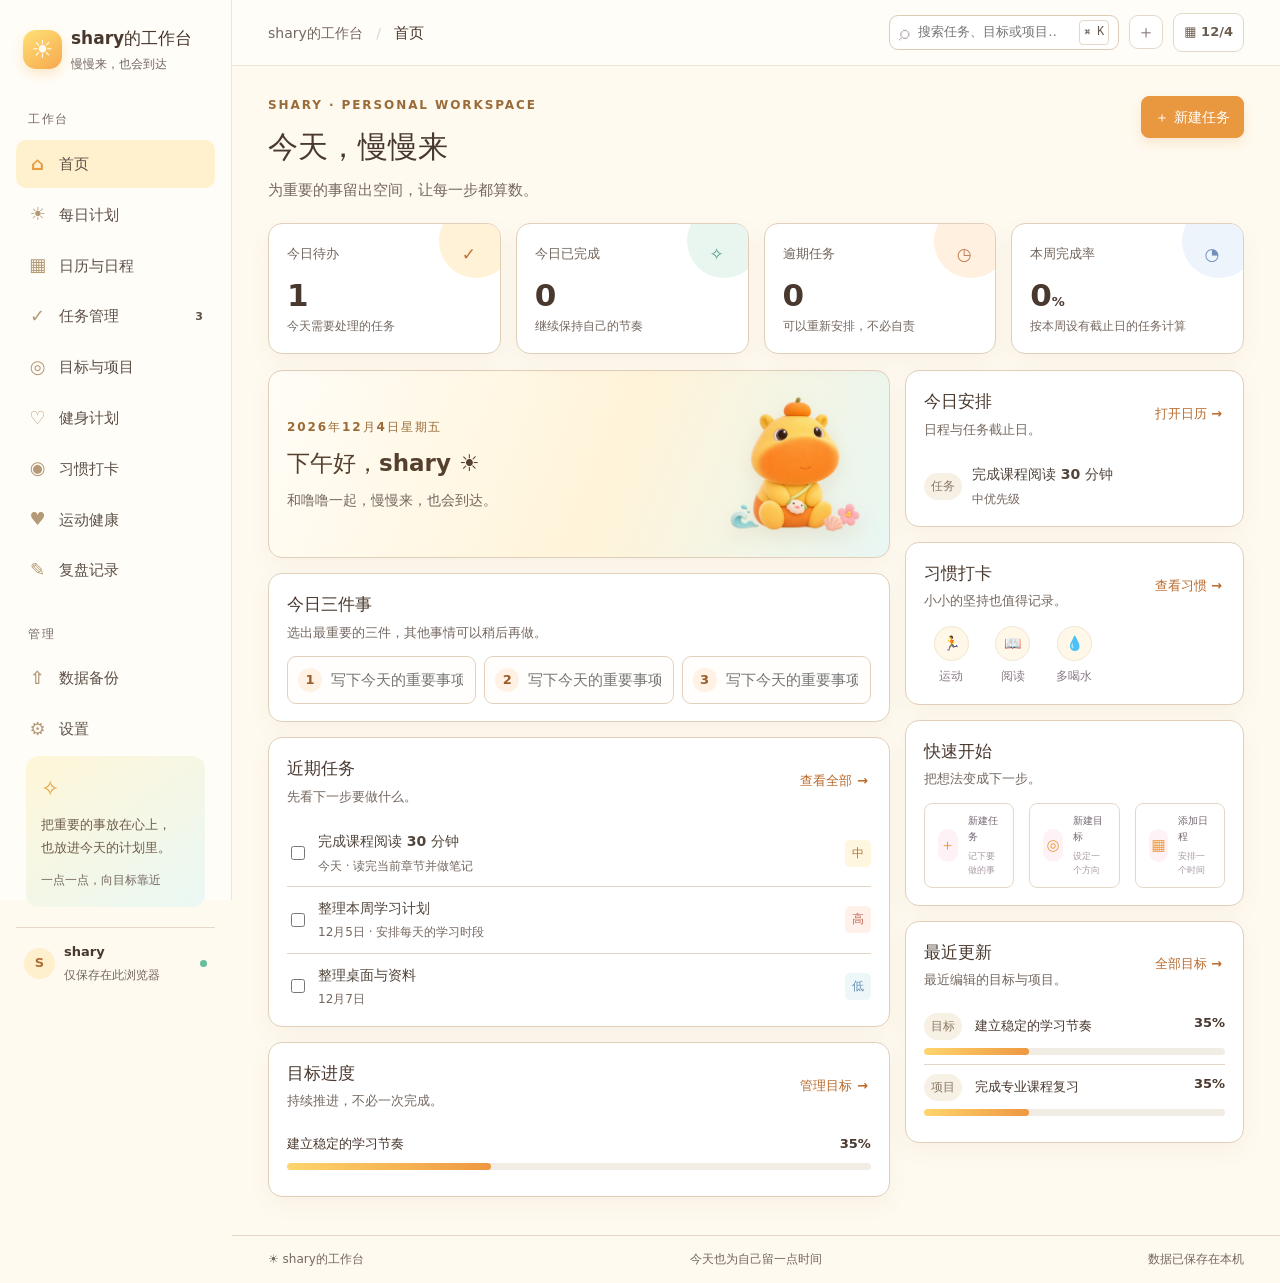
<file: index.html>
<!doctype html>
<html lang="zh-CN">
<head>
<meta charset="utf-8"><meta name="viewport" content="width=device-width,initial-scale=1"><meta name="theme-color" content="#fff7fa">
<title>shary的工作台 · 个人目标工作台</title><link rel="stylesheet" href="style.css?v=6"><link rel="stylesheet" href="fitness-plan.css?v=1">
</head>
<body>
<div class="shell">
 <aside class="sidebar" id="sidebar">
  <a class="brand" href="#home"><span class="brand-mark">☀</span><span><b>shary的工作台</b><small>慢慢来，也会到达</small></span></a>
  <div class="nav-label">工作台</div><nav id="main-nav">
   <button class="nav-item active" data-view="home"><i>⌂</i>首页</button><button class="nav-item" data-view="daily"><i>☀</i>每日计划</button>
   <button class="nav-item" data-view="calendar"><i>▦</i>日历与日程</button><button class="nav-item" data-view="tasks"><i>✓</i>任务管理 <em id="nav-count"></em></button>
   <button class="nav-item" data-view="goals"><i>◎</i>目标与项目</button><button class="nav-item" data-view="fitness"><i>♡</i>健身计划</button><button class="nav-item" data-view="habits"><i>◉</i>习惯打卡</button><a class="nav-item" href="health-ocr.html"><i>♥</i>运动健康</a><button class="nav-item" data-view="reviews"><i>✎</i>复盘记录</button>
  </nav><div class="nav-label nav-lower">管理</div><nav><button class="nav-item" data-view="backup"><i>⇧</i>数据备份</button><button class="nav-item" data-view="settings"><i>⚙</i>设置</button></nav>
  <div class="side-note"><span>✧</span><p>把重要的事放在心上，<br>也放进今天的计划里。</p><small>一点一点，向目标靠近</small></div>
  <div class="profile"><span class="avatar">S</span><span>shary<small>仅保存在此浏览器</small></span><b></b></div>
 </aside>
 <div class="scrim" id="scrim"></div>
 <main class="main">
  <header class="topbar"><button class="icon-button menu" id="menu-toggle" aria-label="打开导航">☰</button><div class="crumb">shary的工作台 <span>/</span> <strong id="crumb-title">首页</strong></div>
   <div class="top-actions"><label class="search"><span>⌕</span><input id="global-search" type="search" placeholder="搜索任务、目标或项目…"><kbd>⌘ K</kbd></label><button class="icon-button" id="quick-add" title="快速新建">＋</button><button class="today-chip" id="today-chip">▦ <span id="today-label"></span></button></div>
  </header>
  <section id="view-root" class="view-root"></section><footer class="footer"><span>☀ shary的工作台</span><span>今天也为自己留一点时间</span><span id="save-state">数据已保存在本机</span></footer>
 </main>
</div>
<div class="toast-region" id="toast-region" aria-live="polite"></div><div class="modal-backdrop" id="modal-backdrop" hidden><section class="modal" id="modal" role="dialog" aria-modal="true" aria-labelledby="modal-title"></section></div>
<script>if(location.hash==="#health")location.replace("health-ocr.html");</script><script src="fitness-plan.js?v=1"></script><script src="script.js?v=7"></script><script src="natural-task-split.js?v=1"></script>
</body></html>
</file>
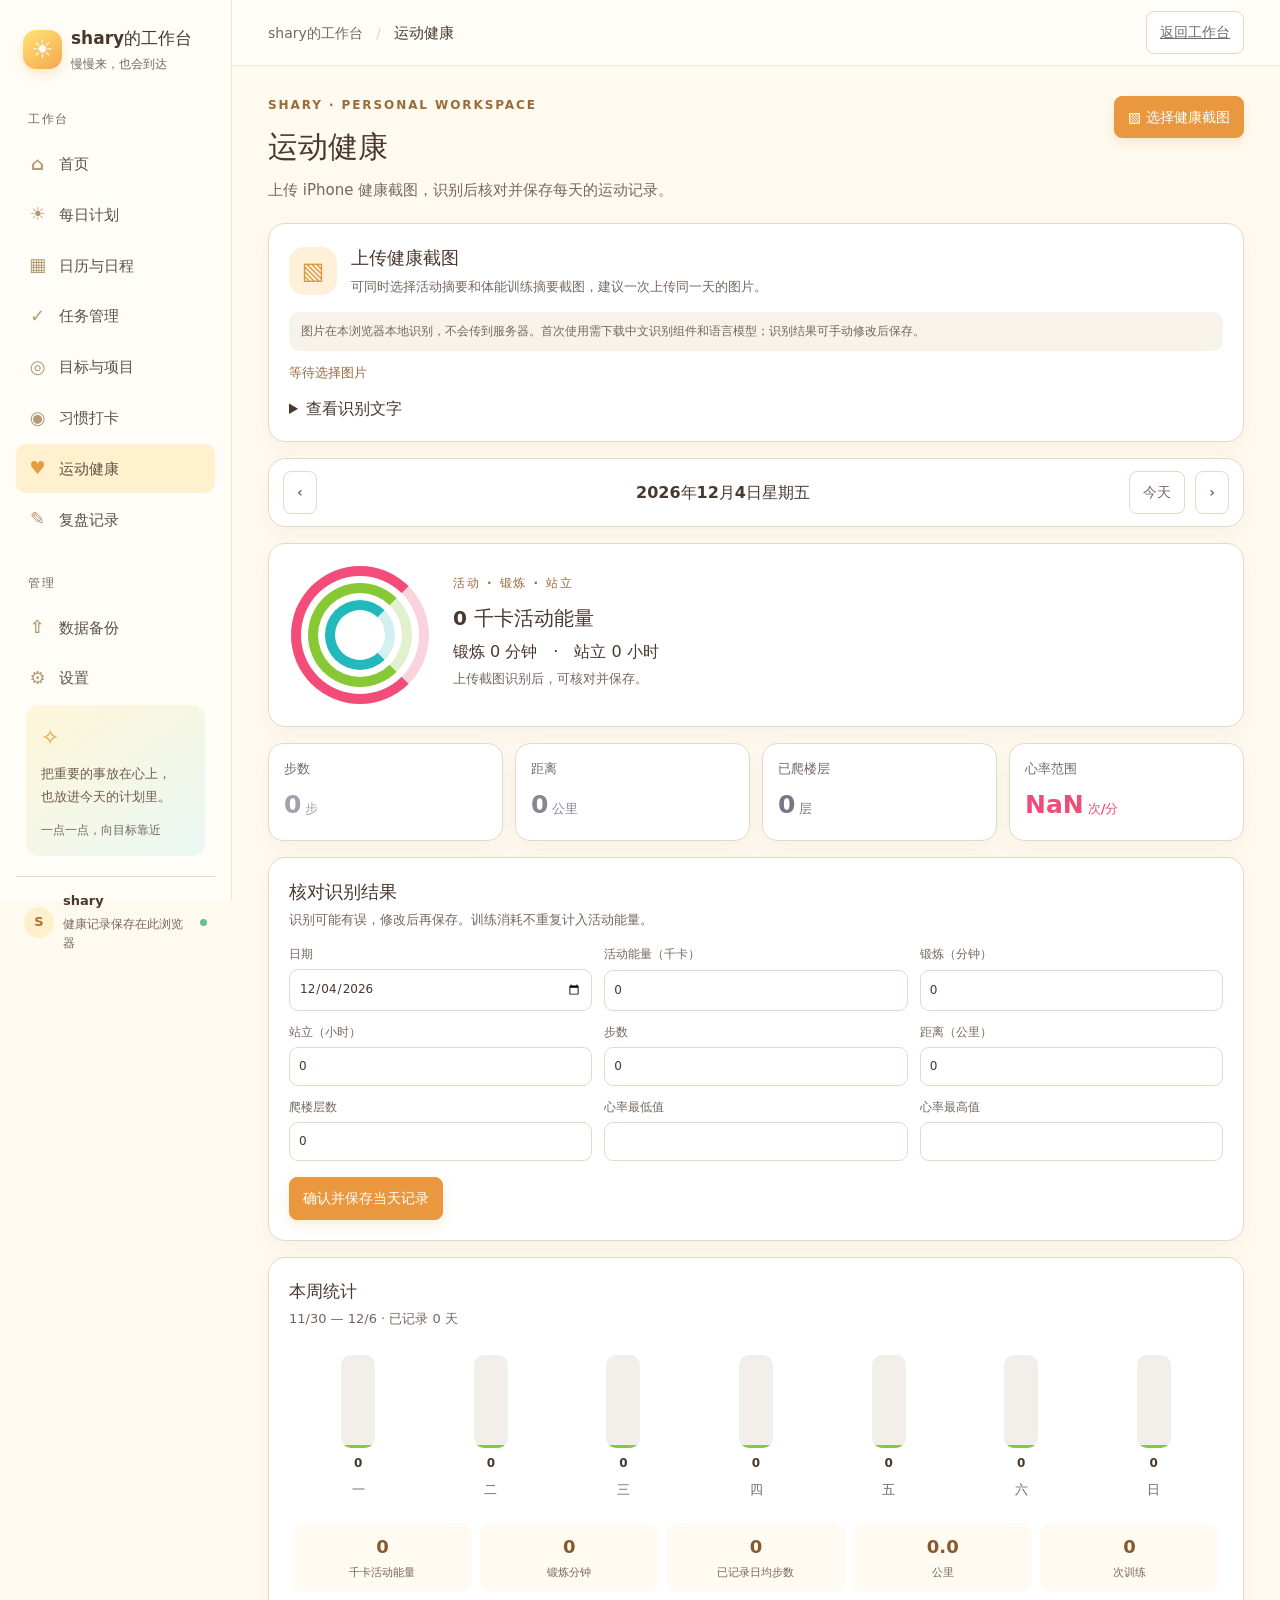
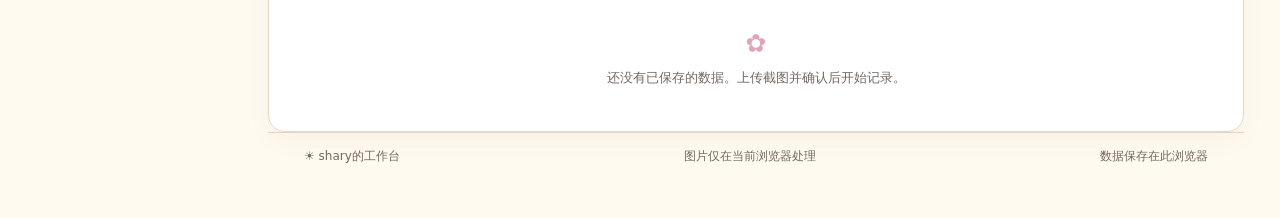
<file: health-ocr.html>
<!doctype html>
<html lang="zh-CN">
<head>
<meta charset="utf-8"><meta name="viewport" content="width=device-width,initial-scale=1"><meta name="theme-color" content="#fff7fa">
<title>运动健康 · shary的工作台</title>
<link rel="stylesheet" href="style.css?v=7"><link rel="stylesheet" href="health-ocr.css?v=2">
</head>
<body>
<div class="shell">
 <aside class="sidebar">
  <a class="brand" href="index.html#home"><span class="brand-mark">☀</span><span><b>shary的工作台</b><small>慢慢来，也会到达</small></span></a>
  <div class="nav-label">工作台</div><nav id="main-nav">
   <a class="nav-item" href="index.html#home"><i>⌂</i>首页</a><a class="nav-item" href="index.html#daily"><i>☀</i>每日计划</a>
   <a class="nav-item" href="index.html#calendar"><i>▦</i>日历与日程</a><a class="nav-item" href="index.html#tasks"><i>✓</i>任务管理</a>
   <a class="nav-item" href="index.html#goals"><i>◎</i>目标与项目</a><a class="nav-item" href="index.html#habits"><i>◉</i>习惯打卡</a><a class="nav-item active" href="health-ocr.html"><i>♥</i>运动健康</a><a class="nav-item" href="index.html#reviews"><i>✎</i>复盘记录</a>
  </nav>
  <div class="nav-label nav-lower">管理</div><nav><a class="nav-item" href="index.html#backup"><i>⇧</i>数据备份</a><a class="nav-item" href="index.html#settings"><i>⚙</i>设置</a></nav>
  <div class="side-note"><span>✧</span><p>把重要的事放在心上，<br>也放进今天的计划里。</p><small>一点一点，向目标靠近</small></div>
  <div class="profile"><span class="avatar">S</span><span>shary<small>健康记录保存在此浏览器</small></span><b></b></div>
 </aside>
 <div class="scrim" id="scrim"></div><main class="main">
  <header class="topbar"><button class="icon-button menu" id="menu-toggle" aria-label="打开导航">☰</button><div class="crumb">shary的工作台 <span>/</span> <strong>运动健康</strong></div><div class="top-actions"><a class="btn" href="index.html#home">返回工作台</a></div></header>
  <section class="view-root">
   <div class="heading"><div><div class="eyebrow">SHARY · PERSONAL WORKSPACE</div><h1>运动健康</h1><p>上传 iPhone 健康截图，识别后核对并保存每天的运动记录。</p></div><div class="heading-actions"><label class="btn primary" for="health-image-files">▧ 选择健康截图</label><input id="health-image-files" type="file" accept="image/*" multiple hidden></div></div>
   <section class="ocr-content" id="health-root"></section>
   <footer class="footer"><span>☀ shary的工作台</span><span>图片仅在当前浏览器处理</span><span id="ocr-save-state">数据保存在此浏览器</span></footer>
  </section>
 </main>
</div>
<div class="toast-region" id="toast-region" aria-live="polite"></div>
<script src="health-ocr.js?v=3"></script>
</body></html>
</file>
<file: style.css>
:root{font-family:"Microsoft YaHei","PingFang SC",system-ui,sans-serif;color:#382d38;background:#fff8fb;font-synthesis:none;--ink:#382d38;--muted:#998b95;--line:#f0e6eb;--rose:#df6c99;--rose-dark:#bc507c;--soft:#fce8f0;--shadow:0 10px 30px #67364d0d}*{box-sizing:border-box}body{margin:0;min-width:320px}button,input,textarea,select{font:inherit}button{cursor:pointer}.shell{min-height:100vh}.sidebar{position:fixed;inset:0 auto 0 0;width:232px;background:#fff;border-right:1px solid var(--line);padding:25px 16px 15px;display:flex;flex-direction:column;z-index:5}.brand{display:flex;align-items:center;gap:11px;color:inherit;text-decoration:none;padding:0 10px 27px}.brand-mark{display:grid;place-items:center;width:39px;height:39px;border-radius:13px;background:linear-gradient(145deg,#f9b8d0,#e777a3);color:#fff;font-size:25px;box-shadow:0 5px 12px #e78cad44}.brand b{display:block;font-size:17px;letter-spacing:.08em}.brand small,.profile small{display:block;color:#aa9da7;font-size:10px;margin-top:3px}.nav-label{padding:9px 12px 8px;color:#b7aab2;font-size:10px;letter-spacing:.14em}.nav-lower{margin-top:19px}.sidebar a.nav-item,.sidebar a.nav-item:link,.sidebar a.nav-item:visited,.sidebar a.nav-item:hover,.sidebar a.nav-item:active{text-decoration:none;color:#7f727d}.nav-item{width:100%;border:0;background:transparent;color:#7f727d;text-align:left;padding:10px 12px;border-radius:10px;margin:2px 0;display:flex;align-items:center;gap:12px;font-size:13px}.nav-item i{width:19px;text-align:center;font-style:normal;font-size:17px;color:#b49aa9}.nav-item:hover{background:#fff5f8;color:var(--rose-dark)}.nav-item.active{background:var(--soft);color:var(--rose-dark);font-weight:650}.nav-item.active i{color:var(--rose)}.nav-item em{margin-left:auto;font-style:normal;font-size:9px}.side-note{margin:auto 10px 20px;padding:15px;border-radius:13px;background:linear-gradient(145deg,#fff5f8,#fff9f2);color:#9e788c}.side-note>span{color:#e6a663;font-size:22px}.side-note p{font-size:11px;line-height:1.8;margin:7px 0}.side-note small{font-size:9px;color:#bcaab5}.profile{border-top:1px solid var(--line);padding:14px 8px 0;display:flex;align-items:center;gap:9px;font-size:11px}.avatar{width:31px;height:31px;display:grid;place-items:center;border-radius:50%;background:#f7e3eb;color:var(--rose-dark)}.profile>b{margin-left:auto;width:7px;height:7px;border-radius:50%;background:#68bd9b}.main{margin-left:232px;min-height:100vh;display:flex;flex-direction:column}.topbar{height:66px;background:#ffffffdf;border-bottom:1px solid var(--line);display:flex;align-items:center;justify-content:space-between;padding:0 36px;position:sticky;top:0;z-index:4;backdrop-filter:blur(12px)}.crumb{font-size:12px;color:#a79aa3}.crumb span{padding:0 9px;color:#ded3d9}.crumb strong{color:var(--ink);font-size:13px}.top-actions{display:flex;align-items:center;gap:10px}.search{height:35px;width:230px;border:1px solid var(--line);background:#fff;border-radius:9px;display:flex;align-items:center;padding:0 9px;gap:6px;color:#b9aab4}.search>span{font-size:21px}.search input{border:0;outline:0;min-width:0;width:100%;font-size:11px;color:var(--ink)}kbd{white-space:nowrap;font-size:9px;border:1px solid var(--line);border-radius:4px;padding:2px 4px;color:#b7abb2}.icon-button{border:1px solid var(--line);color:#8d7d88;background:#fff;width:34px;height:34px;border-radius:9px;font-size:18px}.today-chip{border:1px solid var(--line);background:#fff;border-radius:9px;padding:8px 10px;color:#997f8f;font-size:10px}.menu{display:none}.view-root{width:min(1260px,100%);margin:0 auto;padding:30px 36px 38px;flex:1}.heading{display:flex;align-items:flex-start;justify-content:space-between;gap:20px;margin-bottom:21px}.eyebrow{font-size:10px;letter-spacing:.16em;color:#c69bad;margin-bottom:8px}.heading h1{font-size:25px;margin:0;font-weight:650}.heading p{margin:7px 0 0;color:#a2959f;font-size:12px}.heading-actions{display:flex;gap:8px;align-items:center}.btn{border:1px solid var(--line);background:#fff;border-radius:8px;padding:9px 13px;color:#746773;font-size:11px;transition:.18s}.btn:hover{border-color:#e8afc4;color:var(--rose-dark);transform:translateY(-1px)}.primary{background:var(--rose);border-color:var(--rose);color:#fff;box-shadow:0 5px 12px #df6c9928}.primary:hover{background:var(--rose-dark);color:#fff}.soft-btn{background:#fff6f9;border-color:#f6dce6;color:var(--rose-dark)}.danger{color:#c05b65;border-color:#f3d6d9;background:#fffafb}.grid{display:grid;gap:15px}.stats{grid-template-columns:repeat(4,minmax(0,1fr));margin-bottom:16px}.card{background:#fff;border:1px solid var(--line);border-radius:14px;padding:17px 18px;box-shadow:var(--shadow)}.stat{position:relative;overflow:hidden;min-height:105px}.stat:after{content:"";position:absolute;right:-13px;top:-20px;width:74px;height:74px;border-radius:50%;background:var(--tint,#fff2f6)}.stat-top{position:relative;z-index:1;display:flex;align-items:center;justify-content:space-between;color:#9e919a;font-size:10px}.stat-icon{display:grid;place-items:center;width:26px;height:26px;border-radius:8px;background:var(--tint,#fff2f6);color:var(--tone,var(--rose));font-size:13px}.stat-num{font-size:26px;font-weight:650;line-height:1;margin:13px 0 6px}.stat-foot{font-size:9px;color:#b0a3ac}.dashboard{grid-template-columns:minmax(0,1.65fr) minmax(260px,.9fr);align-items:start}.stack{display:grid;gap:15px}.card-head{display:flex;justify-content:space-between;align-items:center;margin-bottom:13px}.card-head h2,.card-head h3{font-size:13px;margin:0;font-weight:650}.card-head p{font-size:10px;color:#ad9fa8;margin:4px 0 0}.link{border:0;background:none;color:var(--rose-dark);font-size:10px;padding:3px}.greeting{background:linear-gradient(112deg,#fff,#fff5f8 64%,#fff4ec);display:flex;align-items:center;justify-content:space-between;min-height:112px}.greeting h2{font-size:20px;margin:0 0 7px}.greeting p{margin:0;color:#9c8f99;font-size:11px}.greet-art{width:100px;height:70px;border-radius:16px;background:#fceaf0;display:grid;place-items:center;font-size:27px;letter-spacing:4px}.three{display:grid;grid-template-columns:repeat(3,1fr);gap:8px}.thing{display:flex;align-items:center;gap:7px;border:1px solid #f1e7ec;border-radius:9px;padding:9px;background:#fffdfd}.thing b{width:21px;height:21px;display:grid;place-items:center;border-radius:50%;background:#fff0e7;color:#c98950;font-size:10px;flex:none}.thing input{width:100%;min-width:0;border:0;outline:0;color:#776a75;font-size:10px;background:transparent}.task-row,.simple-row{display:flex;align-items:center;gap:10px;padding:10px 0;border-bottom:1px solid #f5eff2}.task-row:last-child,.simple-row:last-child{border-bottom:0;padding-bottom:0}.check{accent-color:var(--rose);width:14px;height:14px;flex:none}.row-main{flex:1;min-width:0}.row-title{font-size:11px;color:#635762;display:block;overflow:hidden;text-overflow:ellipsis;white-space:nowrap}.row-title.done{text-decoration:line-through;color:#b3a9b0}.row-sub{font-size:9px;color:#afa3ac;margin-top:4px;display:block}.priority,.pill{font-size:9px;border-radius:5px;padding:4px 7px;white-space:nowrap}.p-high,.overdue{color:#c85c69;background:#fff0ef}.p-medium{color:#bd8845;background:#fff8e9}.p-low{color:#7193bd;background:#eff5fc}.pill{display:inline-flex;border-radius:20px;background:#f7f1f4;color:#8d7d88}.progress{height:6px;border-radius:9px;background:#f5eef2;overflow:hidden}.progress span{display:block;height:100%;border-radius:inherit;background:linear-gradient(90deg,#eba1bb,#dd6e9b)}.progress-caption{display:flex;justify-content:space-between;font-size:9px;color:#a99ca5;margin-top:6px}.project-mini{padding:9px 0;border-bottom:1px solid #f5eff2}.project-mini:last-child{border:0}.project-top{display:flex;justify-content:space-between;font-size:10px;margin-bottom:8px}.empty{padding:22px 8px;text-align:center;color:#b5aab1;font-size:11px}.empty span{display:block;font-size:24px;margin-bottom:7px;color:#e7c7d4}.habit-dots{display:grid;grid-template-columns:repeat(5,1fr);gap:7px;text-align:center}.habit-dot{border:0;background:none;color:#8a7a85;font-size:9px}.habit-dot i{width:35px;height:35px;border-radius:50%;display:grid;place-items:center;margin:0 auto 6px;background:#faf4f7;border:1px solid #f0e6eb;color:#c3adb9;font-style:normal;font-size:14px}.habit-dot.checked i{background:#eaf7f1;border-color:#bbe2d1;color:#4fa586}.quick-grid{grid-template-columns:repeat(3,1fr)}.quick{display:flex;gap:10px;align-items:center;text-align:left}.quick-symbol{display:grid;place-items:center;width:33px;height:33px;border-radius:10px;background:#fff2f6;color:var(--rose);font-size:15px}.quick b{font-size:10px;display:block}.quick small{font-size:9px;color:#a89aa4;display:block;margin-top:4px}.toolbar{display:flex;flex-wrap:wrap;gap:8px;margin-bottom:14px}.toolbar input,.toolbar select,.field input,.field textarea,.field select{border:1px solid var(--line);background:#fff;border-radius:8px;padding:9px 10px;color:#675a65;font-size:11px;outline:0}.toolbar input{min-width:160px}.field{display:flex;flex-direction:column;gap:6px}.field label{font-size:10px;color:#857782}.field input,.field select,.field textarea{width:100%}.field textarea{min-height:76px;resize:vertical}.field-grid{display:grid;grid-template-columns:1fr 1fr;gap:12px}.field.full{grid-column:1/-1}.table-wrap{overflow:auto}.table{width:100%;border-collapse:collapse;min-width:680px}.table th{text-align:left;color:#ad9fa8;font-size:9px;font-weight:500;padding:10px;border-bottom:1px solid var(--line);white-space:nowrap}.table td{padding:11px 10px;border-bottom:1px solid #f5eff2;font-size:10px;color:#756974;vertical-align:middle}.table tr:last-child td{border:0}.table-title{color:#524650;font-weight:600}.actions{display:flex;gap:5px}.small-action{border:0;background:transparent;color:#a695a0;font-size:10px;padding:3px}.status-progress{background:#fff4e6;color:#bd8845}.status-done{background:#eaf7f1;color:#4b9c7f}.status-start{background:#eff5fc;color:#7294bb}.calendar-layout,.review-layout{grid-template-columns:minmax(0,1.5fr) minmax(250px,.8fr);align-items:start}.calendar-head{display:flex;justify-content:space-between;align-items:center;margin-bottom:15px}.calendar-month{font-size:16px;font-weight:650}.calendar-controls{display:flex;gap:6px}.calendar-controls button{width:28px;height:28px;border:1px solid var(--line);border-radius:7px;background:white;color:#917d8b}.calendar-grid{display:grid;grid-template-columns:repeat(7,1fr);gap:4px}.weekday{text-align:center;font-size:9px;color:#b3a5ae;padding:7px 0}.day-cell{min-height:72px;border:1px solid transparent;border-radius:8px;padding:6px;background:#fff;cursor:pointer}.day-cell:hover{border-color:#f0c8d7;background:#fffafd}.day-cell.muted{opacity:.38}.day-cell.selected{border-color:#e59ab5;background:#fff6f9}.day-cell.today .day-num{background:var(--rose);color:white}.day-num{width:22px;height:22px;border-radius:50%;display:grid;place-items:center;font-size:10px;color:#7f707c}.markers{display:flex;gap:3px;margin-top:7px}.marker{height:4px;width:14px;border-radius:4px;background:#e889aa}.marker.event{background:#e3ac66}.marker.milestone{background:#78b69e}.day-event{font-size:8px;white-space:nowrap;overflow:hidden;text-overflow:ellipsis;color:#9a7c8b;margin-top:4px}.section-grid{grid-template-columns:repeat(2,minmax(0,1fr));align-items:start}.goal-card h3,.habit-card h3{margin:0;font-size:13px}.goal-card p,.habit-card p{color:#9c8f99;font-size:10px;line-height:1.7}.goal-meta{display:flex;gap:7px;flex-wrap:wrap;margin:12px 0}.goal-actions{display:flex;justify-content:flex-end;gap:4px}.project-card{border:1px solid #f4eaf0;border-radius:10px;padding:12px;margin-top:10px}.project-head{display:flex;justify-content:space-between;font-size:11px}.habit-grid{grid-template-columns:repeat(3,minmax(0,1fr))}.habit-card{text-align:center;padding:18px 13px}.habit-emoji{font-size:25px}.habit-week{display:flex;justify-content:center;gap:6px;margin:13px 0}.habit-week span{width:21px;height:21px;border-radius:50%;display:grid;place-items:center;background:#f7f1f4;color:#b2a3ad;font-size:8px}.habit-week .on{background:#e5f5ed;color:#4a9b7c}.switcher{display:flex;gap:5px}.switcher button{border:1px solid var(--line);background:white;border-radius:7px;padding:7px 11px;color:#907f89;font-size:10px}.switcher button.active{background:var(--soft);border-color:#f2cfdd;color:var(--rose-dark)}.history{max-height:440px;overflow:auto}.history-entry{padding:10px 0;border-bottom:1px solid var(--line);cursor:pointer}.history-entry strong{font-size:10px}.history-entry p{font-size:9px;color:#a2959e;margin:5px 0 0;white-space:nowrap;overflow:hidden;text-overflow:ellipsis}.modal-backdrop{position:fixed;inset:0;background:#382d3860;display:grid;place-items:center;padding:18px;z-index:20}.modal-backdrop[hidden]{display:none}.modal{width:min(550px,100%);max-height:90vh;overflow:auto;background:#fff;border-radius:16px;padding:22px;box-shadow:0 24px 80px #3f273333}.modal-head{display:flex;justify-content:space-between;align-items:center;margin-bottom:17px}.modal-head h2{margin:0;font-size:16px}.modal-close{border:0;background:#f8f1f5;border-radius:8px;width:30px;height:30px;color:#8d7c87;font-size:17px}.modal-foot{display:flex;justify-content:flex-end;gap:8px;margin-top:18px}.toast-region{position:fixed;right:20px;bottom:20px;z-index:30;display:grid;gap:8px}.toast{background:#3d303b;color:white;border-radius:9px;padding:11px 15px;font-size:11px;box-shadow:var(--shadow);animation:pop .2s ease}@keyframes pop{from{opacity:0;transform:translateY(7px)}to{opacity:1;transform:none}}.danger-card{border-color:#f1dadd}.danger-card h3{color:#b65f68}.scrim{display:none}.footer{border-top:1px solid var(--line);padding:14px 36px;color:#b7aab2;font-size:9px;display:flex;justify-content:space-between}.review-text{min-height:90px}.subheading{font-size:11px;color:#897985;margin:18px 0 10px}.muted{color:#aaa}
@media(max-width:1050px){.sidebar{width:208px}.main{margin-left:208px}.view-root{padding:26px 23px 32px}.topbar{padding:0 23px}.dashboard{grid-template-columns:1.25fr .9fr}.search{width:190px}}
@media(max-width:760px){.sidebar{transform:translateX(-100%);transition:transform .22s;width:255px;box-shadow:12px 0 35px #45333d18}.sidebar.open{transform:translateX(0)}.scrim.show{display:block;position:fixed;inset:0;background:#3c2d3744;z-index:4}.main{margin:0}.topbar{height:58px;padding:0 12px;gap:9px}.menu{display:block;flex:none}.crumb{margin-right:auto}.top-actions{gap:5px}.search{width:30px;padding:0;border:0;background:transparent}.search input{position:absolute;top:57px;left:10px;width:calc(100% - 20px);height:38px;padding:0 12px;border:1px solid var(--line);border-radius:8px;background:white;display:none;box-shadow:var(--shadow)}.search:focus-within input{display:block}.search kbd{display:none}.today-chip{padding:8px;font-size:0}.today-chip span{font-size:9px}.view-root{padding:21px 13px 27px}.heading{margin-bottom:15px}.heading h1{font-size:21px}.heading p{font-size:10px}.stats{grid-template-columns:repeat(2,minmax(0,1fr));gap:9px}.stat{min-height:90px;padding:13px}.stat-num{font-size:22px;margin:10px 0 5px}.dashboard,.calendar-layout,.review-layout{grid-template-columns:1fr}.section-grid{grid-template-columns:1fr}.quick-grid{grid-template-columns:1fr 1fr}.card{padding:14px}.greeting{min-height:96px}.greeting h2{font-size:17px}.greet-art{width:77px;height:60px;font-size:22px}.three{grid-template-columns:1fr}.thing{padding:8px}.day-cell{min-height:57px;padding:4px 3px}.calendar-grid{gap:2px}.habit-grid{grid-template-columns:repeat(2,minmax(0,1fr))}.footer{padding:12px 13px;gap:7px;flex-wrap:wrap}.footer span:last-child{width:100%}.field-grid{grid-template-columns:1fr}.field.full{grid-column:auto}.heading-actions .btn{padding:8px 9px}.toolbar>*{flex:1}.table{min-width:630px}}
@media(prefers-reduced-motion:reduce){*{scroll-behavior:auto!important;animation-duration:.01ms!important;transition-duration:.01ms!important}}
:root{--ink:#49382e;--muted:#988b7b;--line:#eee5d7;--rose:#ed9a3d;--rose-dark:#b96b2d;--soft:#fff1ce;--shadow:0 10px 30px rgba(112,78,38,.07)}
body{background:#fffaf0}
.sidebar{background:#fffdf8;border-color:#eee5d7}
.brand-mark{background:linear-gradient(145deg,#ffe276,#f6a74d);color:#fffaf0;box-shadow:0 5px 12px #efb04444}
.brand b{font-size:15px;letter-spacing:0}
.nav-label{color:#b8a58d}
.nav-item{color:#837466}
.nav-item i{color:#b49a77}
.nav-item:hover{background:#fff8e5;color:#a8652d}
.nav-item.active{background:#fff1ce;color:#a8652d}
.nav-item.active i{color:#e89a3f}
.side-note{background:linear-gradient(145deg,#fff6d8,#eaf8f4);color:#96794d}
.side-note>span{color:#e5a142}
.side-note small{color:#ad9a77}
.profile .avatar{background:#fff0cd;color:#ad6e35}
.topbar{background:#fffdf8e8;border-color:#eee5d7}
.crumb{color:#a39481}
.crumb strong{color:#49382e}
.search{border-color:#eee5d7}
.icon-button:hover,.today-chip:hover{border-color:#edca87;color:#ae6d34}
.btn:hover{border-color:#e9c580;color:#a8652d}
.primary{background:#e9983f;border-color:#e9983f;box-shadow:0 5px 12px #d8983b30}
.primary:hover{background:#c77930;border-color:#c77930}
.soft-btn{background:#fff8e8;border-color:#f3e3bb;color:#a8652d}
.eyebrow{color:#c38a4a}
.stat:after{background:var(--tint,#fff4d9)}
.stats>.stat:nth-child(1){--tone:#bd7534!important;--tint:#fff2d7!important}
.stats>.stat:nth-child(2){--tone:#4f9c88!important;--tint:#e8f6ef!important}
.stats>.stat:nth-child(3){--tone:#c37a56!important;--tint:#fff0df!important}
.stats>.stat:nth-child(4){--tone:#718fbb!important;--tint:#edf4fb!important}
.greeting{background:linear-gradient(112deg,#fffdf7 0%,#fff4d9 55%,#e8f6f2 100%)}
.greeting h2{color:#55402d}
.task-row,.simple-row,.project-mini{border-color:#f3eee3}
.row-title{color:#625244}
.row-sub{color:#a99b8b}
.p-high,.overdue{color:#bf6656;background:#fff0e9}
.p-medium{color:#ae793b;background:#fff6df}
.p-low{color:#668eae;background:#edf7fa}
.progress{background:#f1ede4}
.progress span{background:linear-gradient(90deg,#ffd56c,#ee9841)}
.greet-art:not(.mascot-scene){background:#fff2ce}
.habit-dot i{background:#fff8e8;border-color:#f0e7d2;color:#bd9758}
.habit-dot.checked i{background:#eaf7ef;border-color:#b9e2cb;color:#4f9b7e}
.day-cell:hover,.day-cell.selected{border-color:#ead09b;background:#fffaf0}
.day-cell.today .day-num{background:#e89b40}
.marker{background:#ee9a45}
.marker.event{background:#72b8ad}
.marker.milestone{background:#9a8ac3}
.day-event{color:#927444}
.pill{background:#f7f1e5;color:#887864}
.status-progress{background:#fff4dc;color:#b6803c}
.status-done{background:#eaf7ef;color:#4b9679}
.status-start{background:#edf4fb;color:#7294bb}
.goal-card,.project-card{border-color:#f0e8da}
.habit-week span{background:#f7f2e9;color:#a6967e}
.habit-week .on{background:#e5f5eb;color:#4a9677}
.modal{color:#49382e}
.field input:focus,.field textarea:focus,.field select:focus,.toolbar input:focus,.toolbar select:focus{border-color:#e6b75f;box-shadow:0 0 0 3px #fff2d8}
.footer{border-color:#eee5d7;color:#aa9c89}
.greet-art.mascot-scene{width:152px;height:152px;flex:none;display:block;object-fit:contain;padding:0;border:0;border-radius:0;background:transparent;box-shadow:none;filter:drop-shadow(0 8px 10px rgba(147,96,38,.12))}
@media(max-width:760px){.greet-art.mascot-scene{width:118px;height:118px}}

/* 字体清晰度优化：提高字号、字重与次要文字对比度 */
:root{--muted:#76685e}
body{font-size:16px;line-height:1.6}
.brand b{font-size:18px;font-weight:750}
.brand small,.profile small{font-size:12px;color:#78695e}
.nav-label{font-size:12px;font-weight:700;color:#78695e}
.nav-item{font-size:15px;font-weight:600;color:#625448}
.nav-item.active{font-weight:750}
.nav-item i{font-size:18px}
.nav-item em{font-size:11px}
.side-note{color:#745f42}
.side-note p{font-size:13px;font-weight:550}
.side-note small{font-size:11px;color:#78695e}
.profile{font-size:13px;font-weight:600}
.crumb{font-size:14px;color:#78695e}
.crumb strong{font-size:15px;font-weight:700}
.search input{font-size:13px}
kbd{font-size:11px;color:#74665c}
.today-chip{font-size:13px;color:#705f50}
.heading h1{font-size:30px;font-weight:750}
.heading p{font-size:15px;color:#75665b}
.eyebrow{font-size:12px;font-weight:700;color:#9a6b38}
.btn{font-size:14px;font-weight:650}
.stat-top{font-size:13px;font-weight:650;color:#74665b}
.stat-icon{font-size:15px}
.stat-num{font-size:30px;font-weight:750}
.stat-foot{font-size:12px;color:#74665b}
.card-head h2,.card-head h3{font-size:16px;font-weight:750}
.card-head p{font-size:13px;color:#75665b}
.link{font-size:13px;font-weight:650}
.greeting h2{font-size:23px;font-weight:750}
.greeting p{font-size:14px;color:#74665b}
.thing{padding:10px}
.thing b{font-size:12px;font-weight:750}
.thing input{font-size:13px;color:#51453b;font-weight:550}
.row-title{font-size:14px;color:#51453b;font-weight:650}
.row-sub{font-size:12px;color:#74665b}
.priority,.pill{font-size:12px;font-weight:650}
.progress-caption{font-size:12px;color:#74665b}
.project-top{font-size:13px;font-weight:600}
.empty{font-size:14px;color:#74665b}
.habit-dot{font-size:12px;font-weight:600}
.toolbar input,.toolbar select,.field input,.field textarea,.field select{font-size:14px}
.field label{font-size:13px;font-weight:650;color:#625448}
.table th{font-size:12px;font-weight:700;color:#74665b}
.table td{font-size:13px;color:#625448}
.table-title{font-weight:700}
.small-action{font-size:12px}
.calendar-month{font-size:18px;font-weight:750}
.calendar-controls button{font-size:15px}
.weekday{font-size:12px;font-weight:650;color:#74665b}
.day-num{font-size:12px;font-weight:650;color:#625448}
.day-event{font-size:10px;color:#705f50}
.goal-card h3,.habit-card h3{font-size:16px;font-weight:750}
.goal-card p,.habit-card p{font-size:13px;color:#74665b}
.goal-meta{font-size:12px}
.habit-week span{font-size:10px;font-weight:650}
.switcher button{font-size:12px;font-weight:650}
.history-entry strong{font-size:13px;font-weight:700}
.history-entry p{font-size:12px;color:#74665b}
.modal-head h2{font-size:19px;font-weight:750}
.modal-close{font-size:19px}
.toast{font-size:14px;font-weight:600}
.footer{font-size:12px;color:#74665b}
.subheading{font-size:14px;font-weight:700;color:#625448}
.muted{color:#74665b}
@media(max-width:760px){
  body{font-size:16px}
  .brand b{font-size:18px}
  .nav-item{font-size:16px}
  .view-root{padding:21px 13px 27px}
  .heading h1{font-size:24px}
  .heading p{font-size:13px}
  .btn{font-size:13px}
  .stat-top{font-size:12px}
  .stat-num{font-size:25px}
  .stat-foot{font-size:11px}
  .card-head h2,.card-head h3{font-size:16px}
  .greeting h2{font-size:20px}
  .greeting p{font-size:13px}
  .row-title{font-size:14px}
  .row-sub{font-size:12px}
  .day-cell{min-height:60px}
  .weekday{font-size:11px}
  .day-num{font-size:12px}
  .day-event{font-size:9px}
  .toolbar input,.toolbar select,.field input,.field textarea,.field select{font-size:14px}
  .table td{font-size:13px}
  .footer{font-size:12px}
}


/* 高可读性字体：明显放大并加重信息文字 */
body{font-size:18px;line-height:1.7}
.brand b{font-size:20px;font-weight:800}
.brand small,.profile small{font-size:14px;color:#65564a}
.nav-label{font-size:14px;font-weight:750;color:#65564a}
.nav-item{font-size:17px;font-weight:650;color:#57483c;padding-top:12px;padding-bottom:12px}
.nav-item.active{font-weight:800}
.nav-item i{font-size:20px}
.nav-item em{font-size:13px}
.side-note{color:#695337}
.side-note p{font-size:15px;font-weight:650}
.side-note small{font-size:13px;color:#65564a}
.profile{font-size:15px;font-weight:700}
.crumb{font-size:16px;color:#65564a}
.crumb strong{font-size:17px;font-weight:800}
.search input{font-size:15px}
kbd{font-size:12px;color:#65564a}
.today-chip{font-size:15px;font-weight:700;color:#65564a}
.heading h1{font-size:36px;font-weight:800}
.heading p{font-size:17px;color:#65564a}
.eyebrow{font-size:14px;font-weight:750;color:#8d5d2c}
.btn{font-size:16px;font-weight:750;padding:10px 15px}
.stat-top{font-size:15px;font-weight:750;color:#65564a}
.stat-icon{font-size:17px}
.stat-num{font-size:36px;font-weight:800}
.stat-foot{font-size:14px;color:#65564a;font-weight:550}
.card-head h2,.card-head h3{font-size:19px;font-weight:800}
.card-head p{font-size:15px;color:#65564a}
.link{font-size:15px;font-weight:750}
.greeting h2{font-size:27px;font-weight:800}
.greeting p{font-size:16px;color:#65564a}
.thing{padding:11px}
.thing b{font-size:14px;font-weight:800}
.thing input{font-size:15px;color:#49382e;font-weight:650}
.row-title{font-size:16px;color:#49382e;font-weight:750}
.row-sub{font-size:14px;color:#65564a;font-weight:550}
.priority,.pill{font-size:14px;font-weight:750}
.progress-caption{font-size:14px;color:#65564a;font-weight:600}
.project-top{font-size:15px;font-weight:700}
.empty{font-size:16px;color:#65564a}
.habit-dot{font-size:14px;font-weight:700}
.toolbar input,.toolbar select,.field input,.field textarea,.field select{font-size:16px}
.field label{font-size:15px;font-weight:750;color:#57483c}
.table th{font-size:14px;font-weight:750;color:#65564a}
.table td{font-size:15px;color:#57483c}
.table-title{font-weight:800}
.small-action{font-size:14px}
.calendar-month{font-size:21px;font-weight:800}
.calendar-controls button{font-size:17px}
.weekday{font-size:14px;font-weight:750;color:#65564a}
.day-num{font-size:14px;font-weight:750;color:#57483c}
.day-event{font-size:12px;color:#65564a}
.goal-card h3,.habit-card h3{font-size:19px;font-weight:800}
.goal-card p,.habit-card p{font-size:15px;color:#65564a}
.goal-meta{font-size:14px}
.habit-week span{font-size:12px;font-weight:750}
.switcher button{font-size:14px;font-weight:750}
.history-entry strong{font-size:15px;font-weight:800}
.history-entry p{font-size:14px;color:#65564a}
.modal-head h2{font-size:21px;font-weight:800}
.modal-close{font-size:21px}
.toast{font-size:16px;font-weight:700}
.footer{font-size:14px;color:#65564a}
.subheading{font-size:16px;font-weight:800;color:#57483c}
.muted{color:#65564a}
@media(max-width:760px){
  body{font-size:17px}
  .brand b{font-size:19px}
  .brand small,.profile small{font-size:13px}
  .nav-item{font-size:17px}
  .view-root{padding:21px 13px 27px}
  .crumb{font-size:13px}
  .crumb strong{font-size:14px}
  .heading h1{font-size:28px}
  .heading p{font-size:15px}
  .eyebrow{font-size:12px}
  .btn{font-size:14px;padding:9px 11px}
  .stat-top{font-size:13px}
  .stat-num{font-size:29px}
  .stat-foot{font-size:12px}
  .card-head h2,.card-head h3{font-size:17px}
  .card-head p{font-size:13px}
  .greeting h2{font-size:22px}
  .greeting p{font-size:14px}
  .row-title{font-size:15px}
  .row-sub{font-size:13px}
  .day-cell{min-height:62px}
  .weekday{font-size:12px}
  .day-num{font-size:13px}
  .day-event{font-size:10px}
  .toolbar input,.toolbar select,.field input,.field textarea,.field select{font-size:16px}
  .field label{font-size:14px}
  .table td{font-size:14px}
  .footer{font-size:13px}
}

/* 全局易读性加强：浅色文字、表单与边线统一增强 */
:root{--ink:#3f342d;--muted:#5e4d40;--line:#d8c3aa}
body{font-size:20px;line-height:1.75;color:#3f342d}
.brand b{font-size:21px;font-weight:850}
.brand small,.profile small,.nav-label,.side-note small{font-size:15px!important;color:#5e4d40!important;font-weight:650}
.nav-item{font-size:18px!important;color:#4f4034!important;font-weight:700}
.nav-item.active{font-weight:850}
.nav-item i{font-size:21px}
.side-note p{font-size:16px;font-weight:700;color:#594835}
.profile{font-size:16px;font-weight:750}
.crumb{font-size:17px!important;color:#5e4d40!important}
.crumb strong{font-size:18px!important;font-weight:850}
.search input{font-size:16px!important;color:#3f342d}
.today-chip{font-size:16px!important;font-weight:750;color:#4f4034}
.heading h1{font-size:40px;font-weight:850}
.heading p{font-size:18px!important;color:#5e4d40!important;font-weight:650}
.eyebrow{font-size:15px!important;font-weight:800;color:#825221}
.btn{font-size:17px!important;font-weight:800;border-width:1.5px}
.stat-top{font-size:16px!important;font-weight:800;color:#5e4d40!important}
.stat-num{font-size:38px;font-weight:850}
.stat-foot{font-size:15px!important;font-weight:650;color:#5e4d40!important}
.card-head h2,.card-head h3{font-size:20px!important;font-weight:850}
.card-head p{font-size:16px!important;color:#5e4d40!important;font-weight:650}
.link{font-size:16px!important;font-weight:800}
.greeting h2{font-size:28px;font-weight:850}
.greeting p{font-size:17px!important;color:#5e4d40!important;font-weight:650}
.thing{border:2px solid #cdb395;background:#fffefd;padding:12px}
.thing b{width:28px;height:28px;font-size:16px;font-weight:850;color:#854c1e;background:#fff0dc}
.thing input{font-size:17px!important;font-weight:750!important;color:#3f342d!important}
.row-title{font-size:17px!important;font-weight:800;color:#3f342d!important}
.row-sub{font-size:15px!important;font-weight:650;color:#5e4d40!important}
.priority,.pill{font-size:15px!important;font-weight:800}
.progress{height:9px;border:1px solid #c7ae91}
.progress-caption{font-size:15px!important;font-weight:700;color:#5e4d40!important}
.project-top{font-size:16px!important;font-weight:750}
.empty{font-size:17px!important;color:#5e4d40!important;font-weight:600}
.habit-dot{font-size:15px!important;font-weight:750}
.toolbar input,.toolbar select,.field input,.field textarea,.field select{font-size:17px!important;color:#3f342d;border:1.5px solid #cdb99f}
.field label{font-size:16px!important;font-weight:800;color:#4f4034!important}
.table th{font-size:15px!important;font-weight:800;color:#5e4d40!important}
.table td{font-size:16px!important;color:#4f4034!important}
.small-action{font-size:15px!important}
.calendar-month{font-size:22px!important;font-weight:850}
.weekday{font-size:15px!important;font-weight:800;color:#5e4d40!important}
.day-num{font-size:15px!important;font-weight:800;color:#4f4034!important}
.day-event{font-size:13px!important;color:#5e4d40!important;font-weight:650}
.goal-card h3,.habit-card h3{font-size:20px!important;font-weight:850}
.goal-card p,.habit-card p{font-size:16px!important;color:#5e4d40!important;font-weight:650}
.habit-week span{font-size:13px!important;font-weight:800}
.switcher button{font-size:15px!important;font-weight:800}
.history-entry strong{font-size:16px!important;font-weight:850}
.history-entry p{font-size:15px!important;color:#5e4d40!important;font-weight:650}
.modal-head h2{font-size:22px!important;font-weight:850}
.toast{font-size:17px!important;font-weight:750}
.footer{font-size:15px!important;color:#5e4d40!important;font-weight:600;border-color:#d8c3aa}
.subheading{font-size:17px!important;font-weight:850;color:#4f4034!important}
.muted{color:#5e4d40!important}
.card,.project-card{border-color:#d8c3aa;border-width:1.5px}
.task-row,.simple-row,.project-mini{border-color:#d8c3aa}
.toolbar input,.toolbar select,.field input,.field textarea,.field select,.search{border-color:#cdb99f}
.day-cell{border-color:#e2d2be}
.calendar-grid{gap:5px}
@media(max-width:760px){
 body{font-size:18px}
 .nav-item{font-size:18px!important}
 .heading h1{font-size:30px}
 .heading p{font-size:16px!important}
 .btn{font-size:15px!important}
 .stat-top{font-size:14px!important}
 .stat-num{font-size:31px}
 .stat-foot{font-size:13px!important}
 .card-head h2,.card-head h3{font-size:18px!important}
 .card-head p{font-size:14px!important}
 .greeting h2{font-size:23px}
 .greeting p{font-size:15px!important}
 .thing{padding:10px}
 .thing input{font-size:16px!important}
 .row-title{font-size:16px!important}
 .row-sub{font-size:14px!important}
 .day-cell{min-height:64px}
 .weekday{font-size:13px!important}
 .day-num{font-size:14px!important}
 .day-event{font-size:10px!important}
 .toolbar input,.toolbar select,.field input,.field textarea,.field select{font-size:16px!important}
 .table td{font-size:15px!important}
 .footer{font-size:14px!important}
}

/* 视觉平衡：保留可读性，恢复轻松的字号、字重和线条 */
:root{--ink:#49382e;--muted:#74675f;--line:#e6d8c8;--shadow:0 8px 22px rgba(112,78,38,.055)}
body{font-size:16px!important;line-height:1.6;color:#49382e}
.brand{gap:9px;padding-left:7px;padding-right:7px}
.brand b{font-size:17px!important;font-weight:700!important;white-space:nowrap;letter-spacing:0}
.brand small,.profile small,.nav-label,.side-note small{font-size:12px!important;color:#74675f!important;font-weight:500!important}
.nav-item{font-size:15px!important;font-weight:550!important;color:#5d5046!important;padding-top:10px;padding-bottom:10px}
.nav-item.active{font-weight:700!important}
.nav-item i{font-size:18px!important}
.nav-item em{font-size:11px!important}
.side-note{color:#7d6544}
.side-note p{font-size:13px!important;font-weight:500!important;color:#6e5c49}
.profile{font-size:13px!important;font-weight:600!important}
.crumb{font-size:14px!important;color:#74675f!important}
.crumb strong{font-size:15px!important;font-weight:700!important}
.search input{font-size:13px!important}
.today-chip{font-size:13px!important;font-weight:600!important;color:#6b5c50}
.heading h1{font-size:30px!important;font-weight:700!important}
.heading p{font-size:15px!important;font-weight:500!important;color:#74675f!important}
.eyebrow{font-size:12px!important;font-weight:650!important;color:#9a6b38}
.btn{font-size:14px!important;font-weight:600!important;padding:9px 13px;border-width:1px}
.stat-top{font-size:13px!important;font-weight:600!important;color:#71645b!important}
.stat-num{font-size:31px!important;font-weight:700!important}
.stat-foot{font-size:12px!important;font-weight:500!important;color:#74675f!important}
.card-head h2,.card-head h3{font-size:17px!important;font-weight:700!important}
.card-head p{font-size:13px!important;color:#74675f!important;font-weight:500!important}
.link{font-size:13px!important;font-weight:600!important}
.greeting h2{font-size:23px!important;font-weight:700!important}
.greeting p{font-size:14px!important;color:#74675f!important;font-weight:500!important}
.thing{border:1px solid #e3d1bd;background:#fffefd;padding:10px}
.thing b{width:24px;height:24px;font-size:13px!important;font-weight:700!important;color:#9a5c28;background:#fff1e3}
.thing input{font-size:15px!important;font-weight:550!important;color:#51453b!important}
.row-title{font-size:14px!important;font-weight:650!important;color:#51453b!important}
.row-sub{font-size:12px!important;font-weight:500!important;color:#74675f!important}
.priority,.pill{font-size:12px!important;font-weight:650!important}
.progress{height:7px;border:0}
.progress-caption{font-size:12px!important;font-weight:550!important;color:#74675f!important}
.project-top{font-size:13px!important;font-weight:600!important}
.empty{font-size:14px!important;color:#74675f!important;font-weight:500!important}
.habit-dot{font-size:12px!important;font-weight:600!important}
.toolbar input,.toolbar select,.field input,.field textarea,.field select{font-size:14px!important;color:#51453b;border:1px solid #dfcdb7}
.field label{font-size:13px!important;font-weight:600!important;color:#65574d!important}
.table th{font-size:12px!important;font-weight:650!important;color:#74675f!important}
.table td{font-size:13px!important;color:#62564d!important}
.small-action{font-size:12px!important}
.calendar-month{font-size:18px!important;font-weight:700!important}
.weekday{font-size:12px!important;font-weight:600!important;color:#74675f!important}
.day-num{font-size:12px!important;font-weight:600!important;color:#62564d!important}
.day-event{font-size:10px!important;color:#74675f!important;font-weight:500!important}
.goal-card h3,.habit-card h3{font-size:17px!important;font-weight:700!important}
.goal-card p,.habit-card p{font-size:13px!important;color:#74675f!important;font-weight:500!important}
.habit-week span{font-size:10px!important;font-weight:650!important}
.switcher button{font-size:12px!important;font-weight:600!important}
.history-entry strong{font-size:13px!important;font-weight:700!important}
.history-entry p{font-size:12px!important;color:#74675f!important;font-weight:500!important}
.modal-head h2{font-size:18px!important;font-weight:700!important}
.toast{font-size:14px!important;font-weight:600!important}
.footer{font-size:12px!important;color:#74675f!important;font-weight:500!important;border-color:#e6d8c8}
.subheading{font-size:14px!important;font-weight:700!important;color:#62564d!important}
.muted{color:#74675f!important}
.card,.project-card{border-color:#e1cfba;border-width:1px}
.task-row,.simple-row,.project-mini{border-color:#e3d5c6}
.toolbar input,.toolbar select,.field input,.field textarea,.field select,.search{border-color:#ddcbb4}
.day-cell{border-color:#eadccb}
.calendar-grid{gap:4px}
@media(max-width:760px){
 body{font-size:16px!important}
 .brand b{font-size:17px!important}
 .nav-item{font-size:16px!important}
 .crumb{font-size:13px!important}
 .crumb strong{font-size:14px!important}
 .heading h1{font-size:26px!important}
 .heading p{font-size:14px!important}
 .btn{font-size:13px!important;padding:8px 10px}
 .stat-top{font-size:12px!important}
 .stat-num{font-size:26px!important}
 .stat-foot{font-size:11px!important}
 .card-head h2,.card-head h3{font-size:16px!important}
 .card-head p{font-size:12px!important}
 .greeting h2{font-size:20px!important}
 .greeting p{font-size:13px!important}
 .thing{padding:9px}
 .thing input{font-size:14px!important}
 .row-title{font-size:14px!important}
 .row-sub{font-size:12px!important}
 .day-cell{min-height:58px}
 .weekday{font-size:11px!important}
 .day-num{font-size:12px!important}
 .day-event{font-size:9px!important}
 .toolbar input,.toolbar select,.field input,.field textarea,.field select{font-size:14px!important}
 .table td{font-size:12px!important}
 .footer{font-size:11px!important}
}


.health-toolbar{display:flex;align-items:center;gap:12px;margin-bottom:16px;padding:12px 16px}.health-toolbar strong{flex:1;text-align:center;font-size:16px}.health-rings{display:flex;align-items:center;gap:24px;padding:22px;margin-bottom:16px}.ring-stack{width:138px;height:138px;position:relative;flex:none}.ring{position:absolute;inset:0;border-radius:50%;display:grid;place-items:center;border:10px solid #eee}.ring span{font-size:15px;font-weight:750;text-align:center}.ring small{display:block;font-size:11px;color:var(--muted);font-weight:500}.ring-move{inset:0;border-color:#f34c79;border-right-color:#f9d4df}.ring-exercise{inset:17px;border-color:#86c934;border-right-color:#e2f1cd}.ring-stand{inset:34px;border-color:#22b9bd;border-right-color:#d3eff0}.health-rings h2{margin:5px 0;font-size:20px}.health-rings p{margin:5px 0}.health-metrics{grid-template-columns:repeat(4,1fr);margin-bottom:16px}.health-metric{background:#fff;border:1px solid var(--line);border-radius:16px;padding:16px;box-shadow:var(--shadow)}.health-metric>div{font-size:13px;color:var(--muted)}.health-metric strong{display:block;font-size:26px;color:var(--metric);margin:5px 0}.health-metric small{font-size:14px;margin-left:4px}.health-metric>span{font-size:11px;color:var(--muted)}.health-bars{height:190px;display:flex;gap:12px;align-items:end;justify-content:space-around;padding:12px}.health-bar-col{height:100%;display:flex;align-items:center;flex-direction:column;gap:6px;flex:1}.health-bar-track{height:135px;width:min(35px,80%);border-radius:10px;background:#f2eee9;display:flex;align-items:end;overflow:hidden}.health-bar-track i{width:100%;background:#88c83d;border-radius:10px}.health-bar-col b{font-size:12px}.health-bar-col small{color:var(--muted)}.health-workout-icon{width:38px;height:38px;border-radius:50%;background:#f2eafa;display:grid;place-items:center;color:#765a8e}.health-manual{margin-top:16px}.health-form{display:grid;grid-template-columns:repeat(4,1fr);gap:12px}.health-form label{display:grid;gap:5px;font-size:12px;color:var(--muted)}.health-form input{min-width:0;width:100%;border:1px solid var(--line);border-radius:9px;padding:9px;background:#fff;color:var(--ink);font:inherit}.health-form button{align-self:end}.health-manual .card-head{margin-bottom:15px}@media(max-width:760px){.health-rings{gap:14px;padding:16px}.ring-stack{width:116px;height:116px}.ring-exercise{inset:14px}.ring-stand{inset:29px}.health-rings h2{font-size:17px}.health-metrics{grid-template-columns:repeat(2,1fr)}.health-form{grid-template-columns:repeat(2,1fr)}.health-bars{gap:6px}.health-bar-track{width:26px}}

.health-sync{padding:18px 20px;margin-bottom:16px}.health-sync-status{display:flex;gap:12px;align-items:flex-start}.health-sync-status b{font-size:15px}.health-sync-status p{margin:3px 0 10px}.health-status-dot{width:10px;height:10px;border-radius:50%;margin-top:7px;background:#d79b52;box-shadow:0 0 0 4px #fff1d9;flex:none}.health-status-dot.is-connected{background:#62a886;box-shadow:0 0 0 4px #eaf6ef}.health-connection{display:grid;grid-template-columns:minmax(180px,1fr) minmax(180px,1fr) auto;gap:10px;align-items:end;margin:10px 0}.health-connection label{display:grid;gap:4px;color:var(--muted);font-size:12px}.health-connection input{min-width:0;border:1px solid var(--line);border-radius:9px;padding:9px 11px;background:#fff;color:var(--ink);font:inherit}.health-sync>small{display:block;margin-top:6px}@media(max-width:760px){.health-sync{padding:15px}.health-connection{grid-template-columns:1fr}.health-connection button{justify-self:start}}
</file>
<file: fitness-plan.css>
/* 12-week fitness tracking / isolated fit-* classes */
.fit-main{display:grid;gap:20px;margin-top:18px}
.fit-hero{border-radius:22px;background:linear-gradient(118deg,#fff1f5,#f0f7ff);border:1px solid #f5dae4;padding:25px;display:flex;justify-content:space-between;align-items:center;gap:20px}
.fit-hero h2{font-size:26px;margin:8px 0;color:#4f3650}
.fit-hero p{font-size:13px;line-height:1.8;color:#775d6f;max-width:670px}
.fit-kicker{font-size:10px;letter-spacing:1.4px;color:#b8648b;font-weight:700}
.fit-hero-badge{flex-shrink:0;background:#fff9fc;border-radius:16px;padding:16px 20px;color:#986283;text-align:center;font-size:13px}
.fit-hero-badge b{font-size:30px;color:#963d72}
.fit-hero-badge small{display:block;margin-top:5px;font-size:11px}
.fit-metrics-grid,.fit-mini-grid{display:grid;grid-template-columns:repeat(4,minmax(0,1fr));gap:12px}
.fit-metric,.fit-mini-grid>div{padding:18px;border:1px solid #ecdfeb;border-radius:16px;background:#fff;min-width:0}
.fit-metric>span,.fit-mini-grid small{font-size:12px;color:#89728a}
.fit-metric>b,.fit-mini-grid strong{display:block;font-size:27px;color:#6b4765;margin:8px 0 10px}
.fit-metric b i{font-size:12px;font-style:normal;margin-left:3px}
.fit-metric>small{font-size:11px;color:#9b8a97}
.fit-progress-track{height:7px;border-radius:40px;background:#f3e8ef;overflow:hidden;margin:8px 0}
.fit-progress-track span{height:100%;display:block;background:linear-gradient(90deg,#cf7ba5,#9b7bcf);transition:width .25s}
.fit-card{background:#fff;border:1px solid #eadfe8;border-radius:18px;padding:24px;min-width:0}
.fit-card h3{font-size:18px;color:#523c56;margin:0 0 10px}
.fit-card-heading{display:flex;justify-content:space-between;align-items:start;gap:12px}
.fit-card-heading p,.fit-help,.fit-day-title p{color:#8e7887;font-size:12px;line-height:1.8;margin:6px 0 12px}
.fit-week-strip{display:grid;grid-template-columns:repeat(7,1fr);gap:7px;margin:16px 0 22px}
.fit-day{padding:12px 4px;min-width:0;background:#fbf8fa;border:1px solid #f1e6ed;border-radius:13px;cursor:pointer;display:flex;flex-direction:column;gap:7px;align-items:center;color:#7e6d7f}
.fit-day b{font-size:18px;color:#614e68}
.fit-day span,.fit-day small{font-size:11px}
.fit-day.active{background:#fcebf3;border-color:#d486ad}
.fit-day.is-today b{color:#b84e8d}
.fit-day-title{display:flex;justify-content:space-between;align-items:center;padding-bottom:10px}
.fit-day-title h3{margin:6px 0}
.fit-day-nav{display:flex;gap:5px}
.fit-day-nav button{border:1px solid #ecdae6;background:#fff;border-radius:9px;font-size:26px;width:35px;height:35px;cursor:pointer;color:#8d6281}
.fit-day-nav button:disabled{opacity:.35;cursor:not-allowed}
.fit-items{display:grid;gap:8px}
.fit-item{display:flex;align-items:flex-start;gap:11px;border:1px solid #f1e9ee;background:#fefcfd;border-radius:12px;padding:13px;cursor:pointer}
.fit-item input{accent-color:#c36f9c;margin-top:5px;width:17px;height:17px;flex:none}
.fit-item-content{flex:1;min-width:0}
.fit-item-top{display:flex;align-items:center;gap:9px;flex-wrap:wrap}
.fit-item-top strong{font-size:13px;color:#5f4c60}
.fit-item-top em{font-size:10px;font-style:normal;border-radius:7px;padding:2px 7px;background:#f8e9f1;color:#a75b82}
.fit-item small{display:block;color:#968695;font-size:11px;margin-top:5px;line-height:1.65}
.fit-item.is-done{opacity:.63;background:#f6f6f8}
.fit-item.is-done strong{text-decoration:line-through}
.fit-two-col{display:grid;grid-template-columns:1fr 1fr;gap:14px}
.fit-fields{display:grid;grid-template-columns:repeat(2,minmax(0,1fr));gap:12px;margin:16px 0}
.fit-fields label{font-size:12px;color:#705e70;display:grid;gap:6px}
.fit-fields input{border:1px solid #e9dee8;border-radius:9px;padding:9px 10px;max-width:100%;background:#fff;color:#57435e}
.fit-stage{display:grid;gap:12px;margin-top:18px}
.fit-stage>div{border-left:3px solid #d294b5;padding-left:12px;display:grid;gap:3px}
.fit-stage b{font-size:13px;color:#684d6b}
.fit-stage span{font-size:12px;color:#947d91}
.fit-note{background:#fff8ec;border-radius:11px;padding:13px;font-size:12px;color:#967557;line-height:1.6;margin-top:18px}
.fit-week-list{display:grid;gap:7px}
.fit-week-row{display:grid;grid-template-columns:1fr auto 60px;gap:10px;align-items:center;text-align:left;width:100%;background:#fffbfd;border:1px solid #f2e7ee;padding:12px;border-radius:10px;cursor:pointer}
.fit-week-row>span:first-child{display:flex;flex-direction:column;gap:4px}
.fit-week-row b{color:#684d69;font-size:12px}
.fit-week-row small,.fit-week-target{color:#8e7a8b;font-size:11px}
.fit-week-percent{font-weight:700;color:#bb6296;text-align:right}
.fit-footer{font-size:12px;line-height:1.7;color:#998997}
.fit-summary{background:linear-gradient(120deg,#fff6fa,#f7f8ff);padding:20px;margin:14px 0 18px;border:1px solid #f2dfe9;border-radius:18px}
.fit-summary-header{display:flex;justify-content:space-between;gap:12px;align-items:center}
.fit-summary h2{font-size:20px;color:#6d4e67;margin:5px 0}
.fit-summary p{color:#967b8e;font-size:12px}
.fit-mini-grid{grid-template-columns:repeat(3,minmax(0,1fr));margin:14px 0}
.fit-mini-grid>div{padding:12px}
.fit-mini-grid strong{font-size:20px;margin:4px 0}
.fit-summary-teaser{display:flex;gap:12px;flex-wrap:wrap;color:#937c90;font-size:12px}
.fit-items.compact{grid-template-columns:repeat(2,minmax(0,1fr))}
@media(max-width:850px){.fit-metrics-grid{grid-template-columns:repeat(2,minmax(0,1fr))}.fit-two-col{grid-template-columns:1fr}.fit-hero{align-items:flex-start}.fit-week-strip{gap:4px}.fit-card{padding:16px}}
@media(max-width:560px){.fit-hero{flex-direction:column;padding:17px}.fit-hero h2{font-size:21px}.fit-hero-badge{align-self:stretch}.fit-summary-header{flex-direction:column;align-items:flex-start}.fit-mini-grid{grid-template-columns:1fr 1fr}.fit-mini-grid>div:last-child{grid-column:span 2}.fit-items.compact{grid-template-columns:1fr}.fit-metric{padding:12px}.fit-metric>b{font-size:22px}.fit-day{padding:10px 1px}.fit-day b{font-size:15px}.fit-day span,.fit-day small{font-size:9px}.fit-week-row{grid-template-columns:1fr auto 35px}.fit-week-target{font-size:10px}.fit-card-heading{flex-direction:column}}
</file>
<file: health-ocr.css>
.sidebar .nav-item,.sidebar .nav-item:link,.sidebar .nav-item:visited,.sidebar .nav-item:hover,.sidebar .nav-item:active{text-decoration:none!important}
.sidebar a.nav-item{text-decoration:none;color:#7f727d}.sidebar a.nav-item:hover,.sidebar a.nav-item.active{text-decoration:none}
.ocr-content{display:grid;gap:16px}.ocr-upload-card,.ocr-card{background:#fff;border:1px solid var(--line);border-radius:17px;padding:20px;box-shadow:var(--shadow)}.ocr-drop{display:flex;align-items:center;gap:14px}.ocr-upload-icon{width:48px;height:48px;border-radius:15px;background:#fff1d9;color:#dc973c;display:grid;place-items:center;font-size:24px;flex:none}.ocr-drop h2,.ocr-card h2{margin:0 0 4px;font-size:18px}.ocr-drop p,.ocr-sub{margin:0;color:var(--muted);font-size:13px}.ocr-privacy{margin:14px 0 0;padding:10px 12px;border-radius:10px;background:#f7f3ea;color:#74675f;font-size:12px;line-height:1.6}.ocr-status{margin-top:12px;font-size:13px;color:#9a6b38;min-height:20px}.ocr-thumbs{display:flex;gap:8px;flex-wrap:wrap;margin-top:12px}.ocr-thumb{width:84px;height:84px;border-radius:10px;object-fit:cover;border:1px solid var(--line)}.ocr-toolbar{display:flex;align-items:center;gap:10px;padding:12px 14px}.ocr-toolbar strong{flex:1;text-align:center}.ocr-rings{display:flex;align-items:center;gap:24px;padding:22px}.ocr-ring-stack{width:138px;height:138px;position:relative;flex:none}.ocr-ring{position:absolute;inset:0;border-radius:50%;display:grid;place-items:center;border:10px solid #eee}.ocr-ring span{text-align:center;font-weight:750;font-size:15px}.ocr-ring small{display:block;font-size:11px;color:var(--muted);font-weight:500}.ocr-ring-move{border-color:#f34c79;border-right-color:#f9d4df}.ocr-ring-exercise{inset:17px;border-color:#86c934;border-right-color:#e2f1cd}.ocr-ring-stand{inset:34px;border-color:#22b9bd;border-right-color:#d3eff0}.ocr-rings h2{margin:5px 0;font-size:20px}.ocr-rings p{margin:5px 0}.ocr-metrics{display:grid;grid-template-columns:repeat(4,minmax(0,1fr));gap:12px}.ocr-metric{background:#fff;border:1px solid var(--line);border-radius:15px;padding:15px;box-shadow:var(--shadow)}.ocr-metric div{font-size:13px;color:var(--muted)}.ocr-metric strong{display:block;font-size:25px;margin-top:5px;color:var(--tone)}.ocr-metric small{font-size:13px;margin-left:4px}.ocr-form{display:grid;grid-template-columns:repeat(3,minmax(0,1fr));gap:12px;margin-top:14px}.ocr-form label{display:grid;gap:5px;font-size:12px;color:var(--muted)}.ocr-form input{width:100%;min-width:0;box-sizing:border-box;border:1px solid var(--line);border-radius:9px;padding:9px;background:#fff;color:var(--ink);font:inherit}.ocr-form-actions{grid-column:1/-1;display:flex;gap:9px;align-items:center;margin-top:4px}.ocr-week-chart{height:170px;display:flex;align-items:end;justify-content:space-around;gap:10px;padding:12px 8px}.ocr-bar-col{height:100%;display:flex;align-items:center;flex-direction:column;gap:6px;flex:1}.ocr-bar-track{height:120px;width:min(34px,80%);border-radius:10px;background:#f2eee9;display:flex;align-items:end;overflow:hidden}.ocr-bar-track i{width:100%;background:#88c83d;border-radius:10px}.ocr-bar-col b{font-size:12px}.ocr-bar-col small{color:var(--muted)}.ocr-week-totals{display:grid;grid-template-columns:repeat(5,minmax(0,1fr));gap:8px;padding:10px 4px}.ocr-week-totals>div{text-align:center;padding:10px 4px;border-radius:11px;background:#fffaf2}.ocr-week-totals b{display:block;font-size:18px;color:#875a2c}.ocr-week-totals small{display:block;font-size:11px;color:var(--muted);margin-top:3px}.ocr-record-list{margin-top:12px}.ocr-record-row{width:100%;display:grid;grid-template-columns:1fr auto auto auto;gap:14px;align-items:center;text-align:left;padding:12px;border:0;border-top:1px solid var(--line);background:#fff;color:var(--ink);font:inherit;cursor:pointer}.ocr-record-row i{font-style:normal;color:#c58235}.ocr-workouts{margin-top:18px}.ocr-workouts h3{font-size:15px;margin:0 0 8px}.ocr-text{margin-top:12px}.ocr-text pre{white-space:pre-wrap;max-height:220px;overflow:auto;font-size:11px;color:#76685e}.ocr-empty{text-align:center;padding:22px;color:var(--muted);font-size:13px}.ocr-empty span{display:block;color:#dfa6b8;font-size:25px;margin-bottom:4px}.ocr-date-records{display:flex;gap:6px;flex-wrap:wrap}.ocr-date-records button{border:1px solid var(--line);border-radius:20px;padding:6px 10px;background:#fffaf2;color:#735536;font:inherit;font-size:12px;cursor:pointer}
@media(max-width:760px){.ocr-upload-card,.ocr-card{padding:15px}.ocr-drop{align-items:flex-start}.ocr-ring-stack{width:112px;height:112px}.ocr-ring-exercise{inset:14px}.ocr-ring-stand{inset:28px}.ocr-rings{gap:14px;padding:15px}.ocr-rings h2{font-size:17px}.ocr-metrics{grid-template-columns:repeat(2,minmax(0,1fr))}.ocr-form{grid-template-columns:repeat(2,minmax(0,1fr))}.ocr-week-totals{grid-template-columns:repeat(3,minmax(0,1fr))}.ocr-record-row{grid-template-columns:1fr auto;gap:6px}.ocr-record-row span:nth-child(3){grid-column:1}.ocr-record-row i{grid-column:2;grid-row:2}.ocr-toolbar{padding:10px}.ocr-bar-track{width:25px}}
</file>
